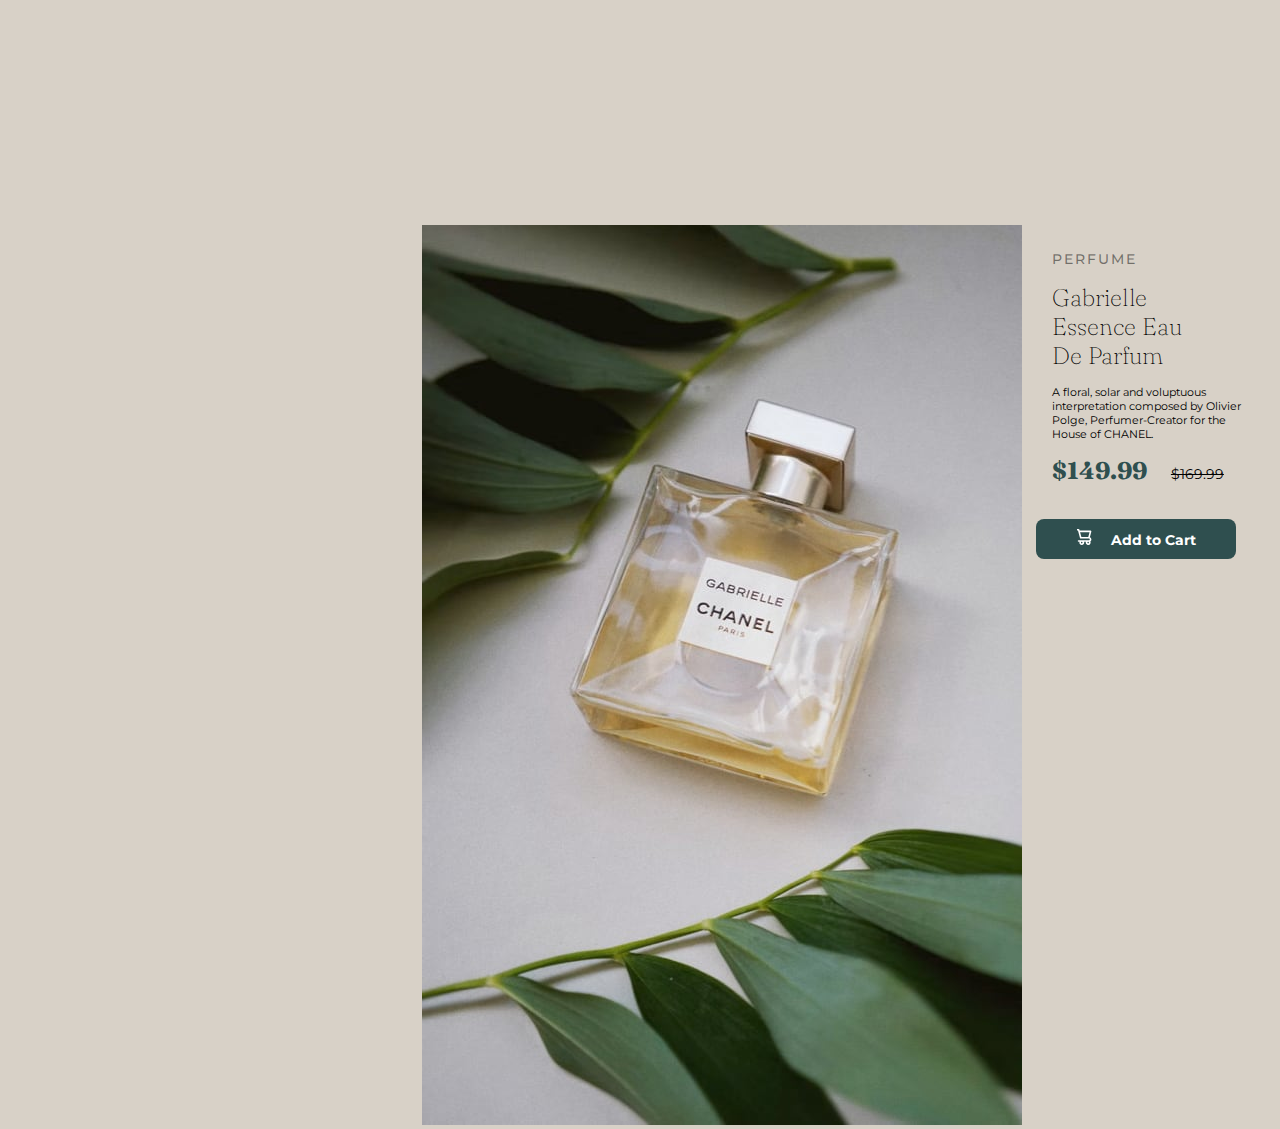
<file: index.html>
<!DOCTYPE html>
<html lang="en">

<head>
  <meta charset="UTF-8">
  <meta name="viewport" content="width=device-width, initial-scale=1.0">
  <!-- displays site properly based on user's device -->

  <link rel="icon" type="image/png" sizes="32x32" href="./images/favicon-32x32.png">
  <link rel="stylesheet" href="style.css">

  <title>
    Frontend Mentor | Product preview card component
  </title>

</head>

<body>


  <div class="flex-container">
    <!--
    <div class="foto-produto">


    </div>
    -->
    <div class="box">
      <img class="foto" src="images/image-product-desktop.jpg" alt="foto-produto">
    </div>

    <main class="info">

      <h2>Perfume</h2>
      <h1>Gabrielle <br> Essence Eau <br> De Parfum</h1>

      <article>
        A floral, solar and voluptuous <br> interpretation composed by Olivier <br> Polge,
        Perfumer-Creator for the <br> House of CHANEL.
      </article>
      <div class="preco">

        <strong class="price-offer">$149.99</strong>
        <span class="normal-price">$169.99</span>

      </div>

      <br>

      <div class="btn-container"><button class="bt-cart"><img src="images/icon-cart.svg" alt=""> <span class="txt-btn">Add to Cart</span></button></div>
    </main>
  </div>


</body>

</html>
</file>
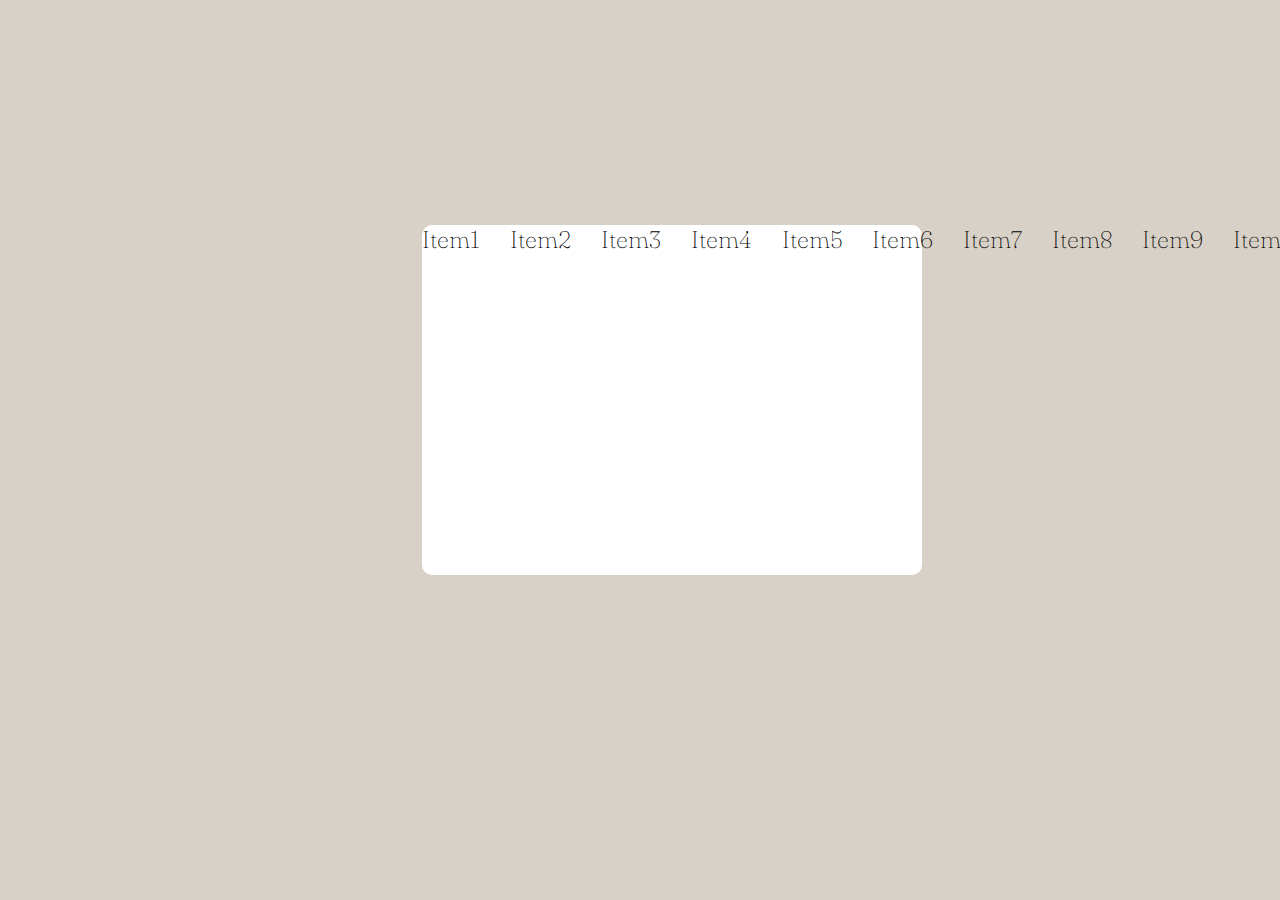
<file: pagina1.html>
<!DOCTYPE html>
<html lang="pt-br">
<head>
    <meta charset="UTF-8">
    <meta http-equiv="X-UA-Compatible" content="IE=edge">
    <meta name="viewport" content="width=device-width, initial-scale=1.0">
    <link rel="stylesheet" href="style.css">
    <title>Flexbox</title>
</head>
<body>

    <div class="flex-container">
        <div class="flex-item">
            <h1>Item1</h1>
        </div>
        <div class="flex-item">
            <h1>Item2</h1>
        </div>
        <div class="flex-item">
            <h1>Item3</h1>
        </div>
        <div class="flex-item">
            <h1>Item4</h1>
        </div>
        <div class="flex-item">
            <h1>Item5</h1>
        </div>
        <div class="flex-item">
            <h1>Item6</h1>
        </div>
        <div class="flex-item">
            <h1>Item7</h1>
        </div>
        <div class="flex-item">
            <h1>Item8</h1>
        </div>
        <div class="flex-item">
            <h1>Item9</h1>
        </div>
        <div class="flex-item">
            <h1>Item10</h1>
        </div>
        <div class="flex-item">
            <h1>Item11</h1>
        </div>
        <div class="flex-item">
            <h1>Item12</h1>
        </div>

    </div>
    
</body>
</html>
</file>
<file: style.css>
@import url('https://fonts.googleapis.com/css2?family=Fraunces:opsz,wght@9..144,700&family=Roboto&display=swap');

@import url('https://fonts.googleapis.com/css2?family=Montserrat:wght@500;700&display=swap');

* {
    margin: 0;
    padding: 0;
    box-sizing: border-box;
    font-size: 14px;
    text-align: center;
}

body{
    background-color: rgba(209, 200, 188, 0.841);
}


.attribution {
    font-size: 11px;
    text-align: center;
}

.attribution a {
    color: hsl(228, 45%, 44%);
}


.flex-container {
    background: white;
    display: flex;
    position: absolute;
    flex-direction: row;
    justify-content: flex-start;
    align-content: center;
    justify-items: center;
    gap: 30px;
    width: 500px;
    height: 350px;
    border-radius: 10px;
    text-align: center;
    margin: auto;
    top: 25%;
    left: 33%;
    
}

.bt-cart {

    color: white;
    background-color: darkslategray;
    border-radius: 8px;
    width: 200px;
    height: 40px;
    border: none;
    font-weight: bold;
}

.txt-btn {

    font-family: 'Montserrat';
    margin-left: 15px;

}

.btn-container{
    position: relative;
    top: 5%;
    left: -8%;
}

.price-offer {
    color: darkslategray;
    font-size: x-large;
    font-weight: bold;
    font-family: 'Fraunces';
    margin-top: 10px;
    margin-left: 0;
}

.normal-price {
    color: black;
    text-decoration: line-through;
    margin-left: 20px;
    font-family: 'Montserrat';
}

.preco{
    margin: 0;
    text-align: left;
}

h1 {
    text-align: left;
    font-weight: lighter;
    font-family: 'Fraunces', serif;
    font-size: x-large;
}

h2 {
    text-align: left;
    font-family: 'Montserrat', sans-serif;
    font-weight: 500;
    color: rgba(0, 0, 0, 0.471);
    margin-top: 25px;
    margin-bottom: 15px;
    letter-spacing: 2px;
    text-transform: uppercase;
    
}

article {
    margin-top: 15px;
    margin-bottom: 15px;
    text-align: left;
    width: 200px;
    font-family: 'Montserrat', sans-serif;
    font-size: 11px;
}

.foto-produto {
    width: 500px;
    height: 350px;
    background-image: url("images/image-product-desktop.jpg");
    background-size: cover;
    margin: auto;
    background-repeat: no-repeat;
    background-position: center;
    border-radius: 10px 0 0 10px;    
}
</file>
